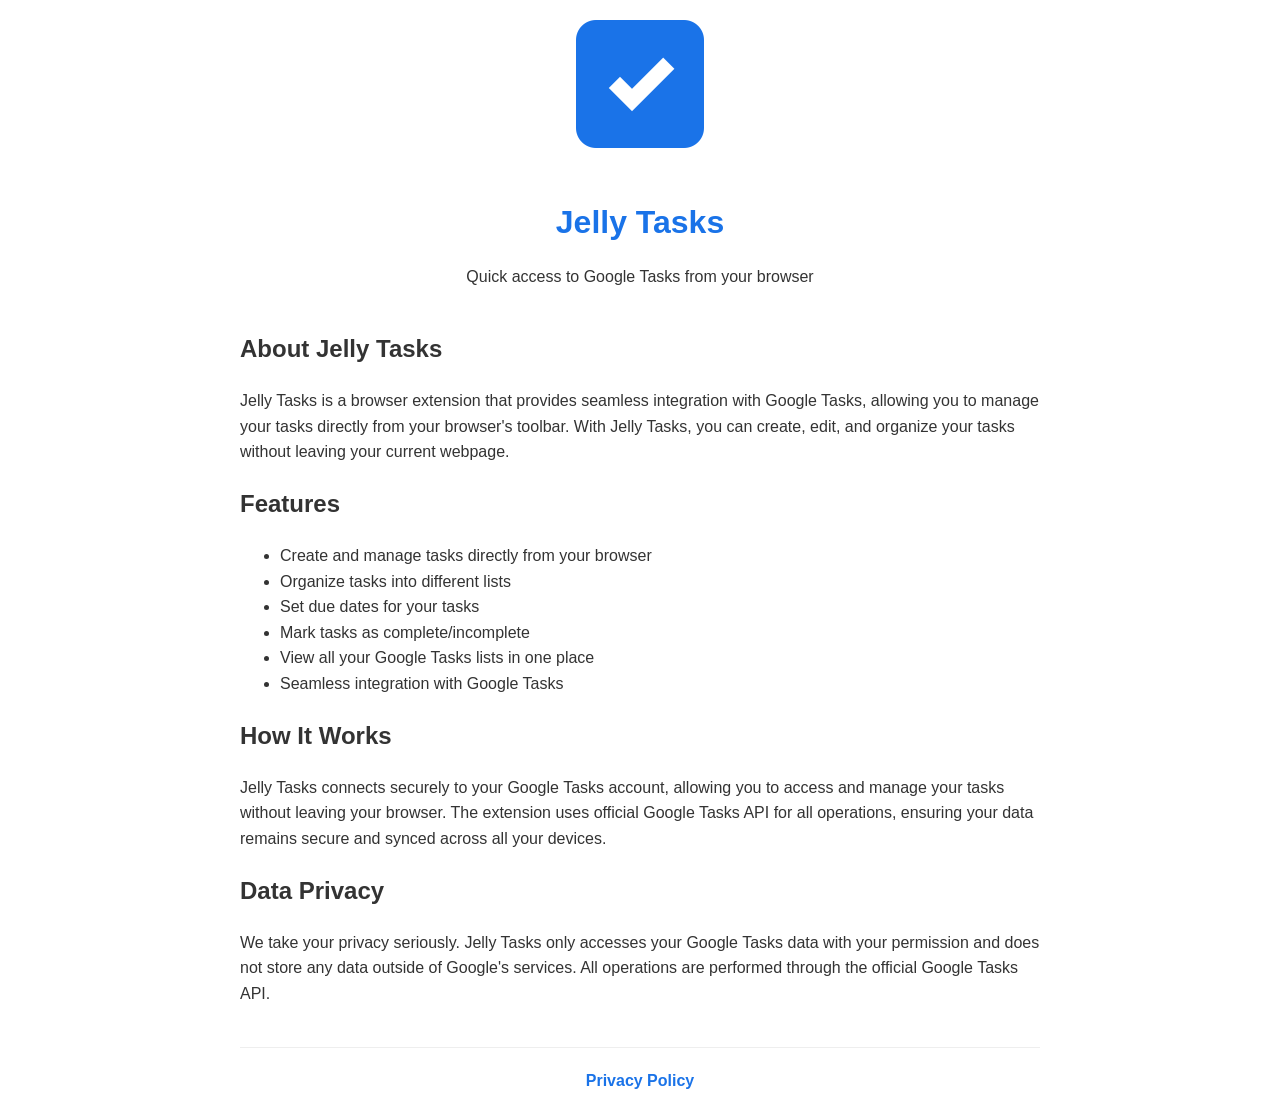
<file: index.html>
<!DOCTYPE html>
<html>
<head>
    <title>Jelly Tasks</title>
    <link rel="icon" type="image/png" href="icons/icon16.png">
    <meta name="viewport" content="width=device-width, initial-scale=1.0">
    <style>
        body {
            font-family: 'Segoe UI', Arial, sans-serif;
            line-height: 1.6;
            max-width: 800px;
            margin: 0 auto;
            padding: 20px;
            color: #333;
        }
        .header {
            text-align: center;
            margin-bottom: 40px;
        }
        .logo {
            width: 128px;
            height: 128px;
            margin-bottom: 20px;
        }
        h1 {
            color: #1a73e8;
            margin-bottom: 10px;
        }
        .description {
            margin-bottom: 30px;
            text-align: left;
        }
        .footer {
            text-align: center;
            margin-top: 40px;
            padding-top: 20px;
            border-top: 1px solid #eee;
        }
        .privacy-link {
            color: #1a73e8;
            font-weight: bold;
            text-decoration: none;
        }
        .privacy-link:hover {
            text-decoration: underline;
        }
    </style>
</head>
<body>
    <div class="header">
        <img src="icons/icon128.png" alt="Jelly Tasks Logo" class="logo">
        <h1>Jelly Tasks</h1>
        <p>Quick access to Google Tasks from your browser</p>
    </div>

    <div class="description">
        <h2>About Jelly Tasks</h2>
        <p>
            Jelly Tasks is a browser extension that provides seamless integration with Google Tasks, 
            allowing you to manage your tasks directly from your browser's toolbar. With Jelly Tasks, 
            you can create, edit, and organize your tasks without leaving your current webpage.
        </p>

        <h2>Features</h2>
        <ul>
            <li>Create and manage tasks directly from your browser</li>
            <li>Organize tasks into different lists</li>
            <li>Set due dates for your tasks</li>
            <li>Mark tasks as complete/incomplete</li>
            <li>View all your Google Tasks lists in one place</li>
            <li>Seamless integration with Google Tasks</li>
        </ul>

        <h2>How It Works</h2>
        <p>
            Jelly Tasks connects securely to your Google Tasks account, allowing you to access and 
            manage your tasks without leaving your browser. The extension uses official Google Tasks 
            API for all operations, ensuring your data remains secure and synced across all your devices.
        </p>

        <h2>Data Privacy</h2>
        <p>
            We take your privacy seriously. Jelly Tasks only accesses your Google Tasks data with your 
            permission and does not store any data outside of Google's services. All operations are 
            performed through the official Google Tasks API.
        </p>
    </div>

    <div class="footer">
        <a href="https://russile.github.io/JellyTasks/privacy_policy.html" 
           class="privacy-link">Privacy Policy</a>
    </div>
</body>
</html>
</file>
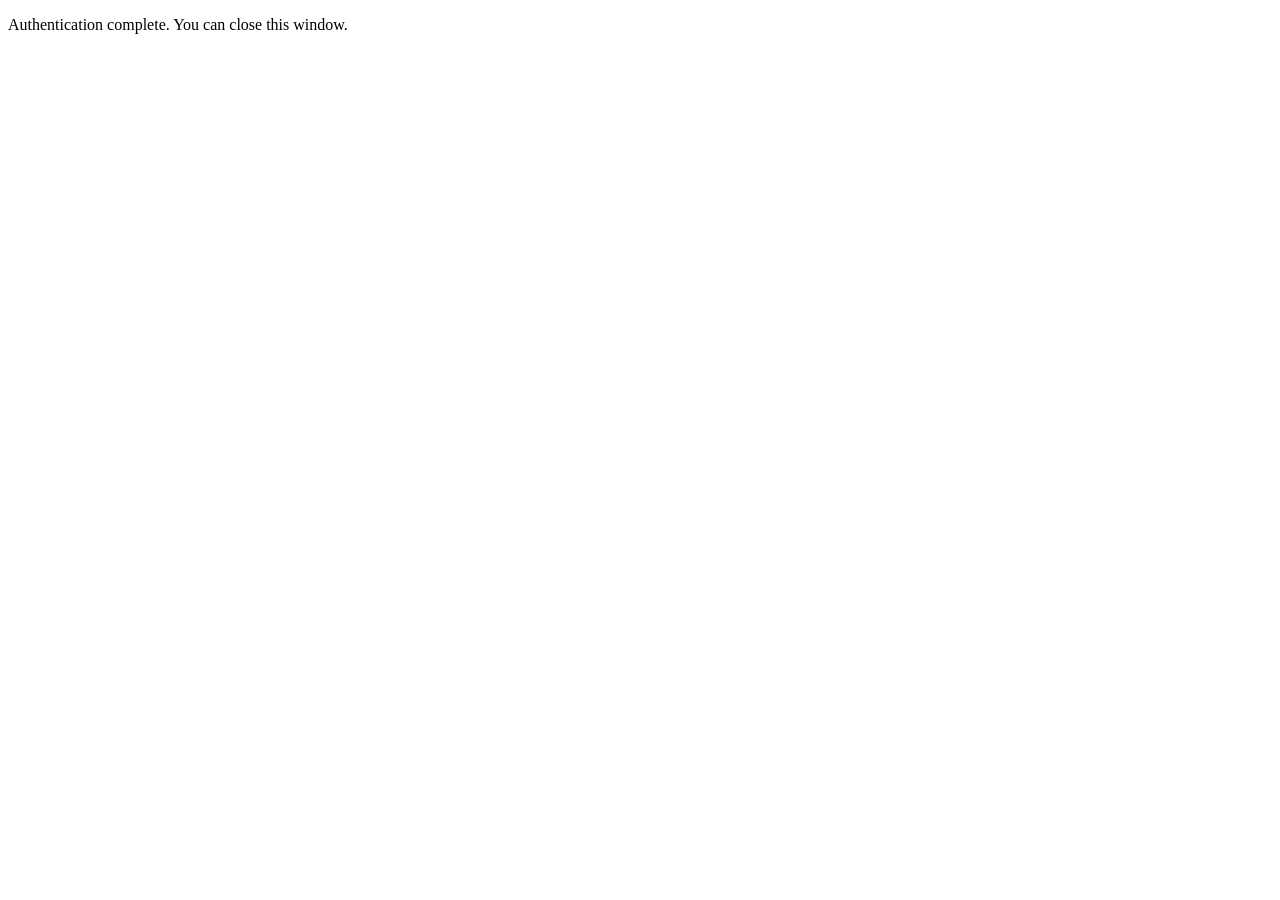
<file: oauth.html>
<!DOCTYPE html>
<html>
<head>
    <title>Authentication Complete</title>
    <script>
        // Parse the access token from the URL
        const hash = window.location.hash.substring(1);
        const params = new URLSearchParams(hash);
        const token = params.get('access_token');

        if (token) {
            // Send the token back to the opener window
            window.opener.postMessage({
                type: 'oauth2-response',
                token: token
            }, '*');
        }
        
        // Close this window
        window.close();
    </script>
</head>
<body>
    <p>Authentication complete. You can close this window.</p>
</body>
</html>
</file>
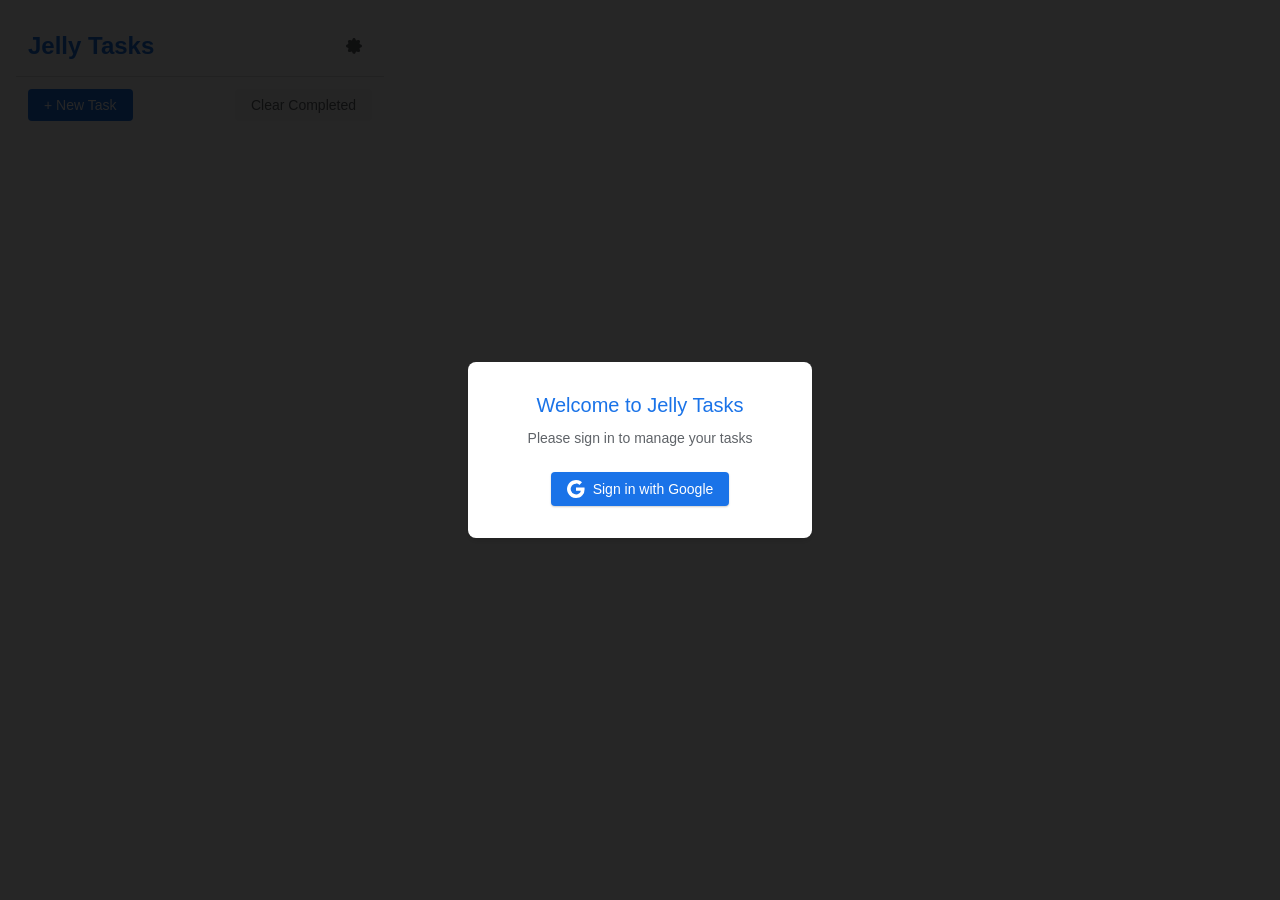
<file: popup.html>
<!DOCTYPE html>
<html>
<head>
  <title>Jelly Tasks</title>
  <link rel="stylesheet" href="styles.css">
  <link href="https://fonts.googleapis.com/icon?family=Material+Icons" rel="stylesheet">
</head>
<body>
  <div class="container">
    <div class="header">
      <h1>Jelly Tasks</h1>
      <div class="header-buttons">
        <button id="configButton" class="button icon-button">
          <svg width="20" height="20" viewBox="0 0 20 20" fill="currentColor">
            <path d="M11.49 3.17c-.38-1.56-2.6-1.56-2.98 0a1.532 1.532 0 01-2.286.948c-1.372-.836-2.942.734-2.106 2.106.54.886.061 2.042-.947 2.287-1.561.379-1.561 2.6 0 2.978a1.532 1.532 0 01.947 2.287c-.836 1.372.734 2.942 2.106 2.106a1.532 1.532 0 012.287.947c.379 1.561 2.6 1.561 2.978 0a1.533 1.533 0 012.287-.947c1.372.836 2.942-.734 2.106-2.106a1.533 1.533 0 01.947-2.287c1.561-.379 1.561-2.6 0-2.978a1.532 1.532 0 01-.947-2.287c.836-1.372-.734-2.942-2.106-2.106a1.532 1.532 0 01-2.287-.947zM10 13a3 3 0 100-6 3 3 0 000 6z"/>
          </svg>
        </button>
      </div>
    </div>

    <div class="action-bar">
      <button id="addTask" class="button primary-button">+ New Task</button>
      <button id="clearCompleted" class="button secondary-button">Clear Completed</button>
    </div>

    <div id="loadingIndicator" class="loading-indicator hidden">Loading tasks...</div>
    <div id="errorMessage" class="error-message hidden"></div>
    <div id="tasks"></div>

    <!-- New Task Form -->
    <div id="newTaskForm" class="modal-overlay hidden">
      <div class="modal-content">
        <h2 class="modal-title">New Task</h2>
        <div class="form-group">
          <label for="newTaskTitle">Title</label>
          <input type="text" id="newTaskTitle" class="input-field" placeholder="Enter task title">
        </div>
        <div class="form-group">
          <label for="newTaskNotes">Notes (optional)</label>
          <textarea id="newTaskNotes" class="input-field" placeholder="Add notes"></textarea>
        </div>
        <div class="form-group">
          <label for="newTaskDate">Due Date (optional)</label>
          <input type="date" id="newTaskDate" class="input-field">
        </div>
        <div class="form-group">
          <label for="taskListSelect">List</label>
          <select id="taskListSelect" class="input-field"></select>
        </div>
        <div class="button-group">
          <button id="saveTask" class="button primary-button">Add Task</button>
          <button id="cancelTask" class="button secondary-button">Cancel</button>
        </div>
      </div>
    </div>

    <!-- Edit Task Form -->
    <div id="editTaskForm" class="modal-overlay hidden">
      <div class="modal-content">
        <h2 class="modal-title">Edit Task</h2>
        <div class="form-group">
          <label for="editTaskTitle">Title</label>
          <input type="text" id="editTaskTitle" class="input-field" placeholder="Enter task title">
        </div>
        <div class="form-group">
          <label for="editTaskNotes">Notes (optional)</label>
          <textarea id="editTaskNotes" class="input-field" placeholder="Add notes"></textarea>
        </div>
        <div class="form-group">
          <label for="editTaskDate">Due Date (optional)</label>
          <input type="date" id="editTaskDate" class="input-field">
        </div>
        <div class="form-group">
          <label for="editTaskList">List</label>
          <select id="editTaskList" class="input-field"></select>
        </div>
        <div class="button-group">
          <button class="delete-task-button">Delete Task</button>
          <button id="updateTask" class="button primary-button">Save Changes</button>
          <button id="cancelEdit" class="button secondary-button">Cancel</button>
        </div>
      </div>
    </div>

    <!-- Config Menu -->
    <div id="configMenu" class="modal-overlay hidden">
      <div class="modal-content">
        <h2 class="modal-title">Settings</h2>
        <div class="config-section">
          <div class="section-header">
            <h3>Task Lists</h3>
            <button id="addListButton" class="button secondary-button">+ New List</button>
          </div>
          <div class="list-controls">
            <button id="selectAllLists" class="button secondary-button">Select All</button>
          </div>
          <div id="listSelection" class="list-selection" data-draggable="true">
            <!-- Task lists will be populated here -->
          </div>
        </div>

        <!-- New List Form -->
        <div id="newListForm" class="new-list-form hidden">
          <div class="form-group">
            <label for="newListTitle">List Name</label>
            <input type="text" id="newListTitle" class="input-field" placeholder="Enter list name">
          </div>
          <div class="button-group">
            <button id="saveNewList" class="button primary-button">Create</button>
            <button id="cancelNewList" class="button secondary-button">Cancel</button>
          </div>
        </div>

        <div class="button-group config-buttons">
          <button id="logoutButton" class="button danger-button">Sign Out</button>
          <div class="right-buttons">
            <button id="saveConfig" class="button primary-button">Save</button>
            <button id="closeConfig" class="button secondary-button">Close</button>
          </div>
        </div>
      </div>
    </div>
  </div>

  <!-- Login overlay -->
  <div id="loginPrompt" class="modal-overlay">
    <div class="login-content">
      <h1>Welcome to Jelly Tasks</h1>
      <p>Please sign in to manage your tasks</p>
      <button id="loginButton" class="google-button">
        <img src="[data-uri]" alt="Google">
        Sign in with Google
      </button>
    </div>
  </div>

  <script src="popup.js"></script>
</body>
</html>
</file>
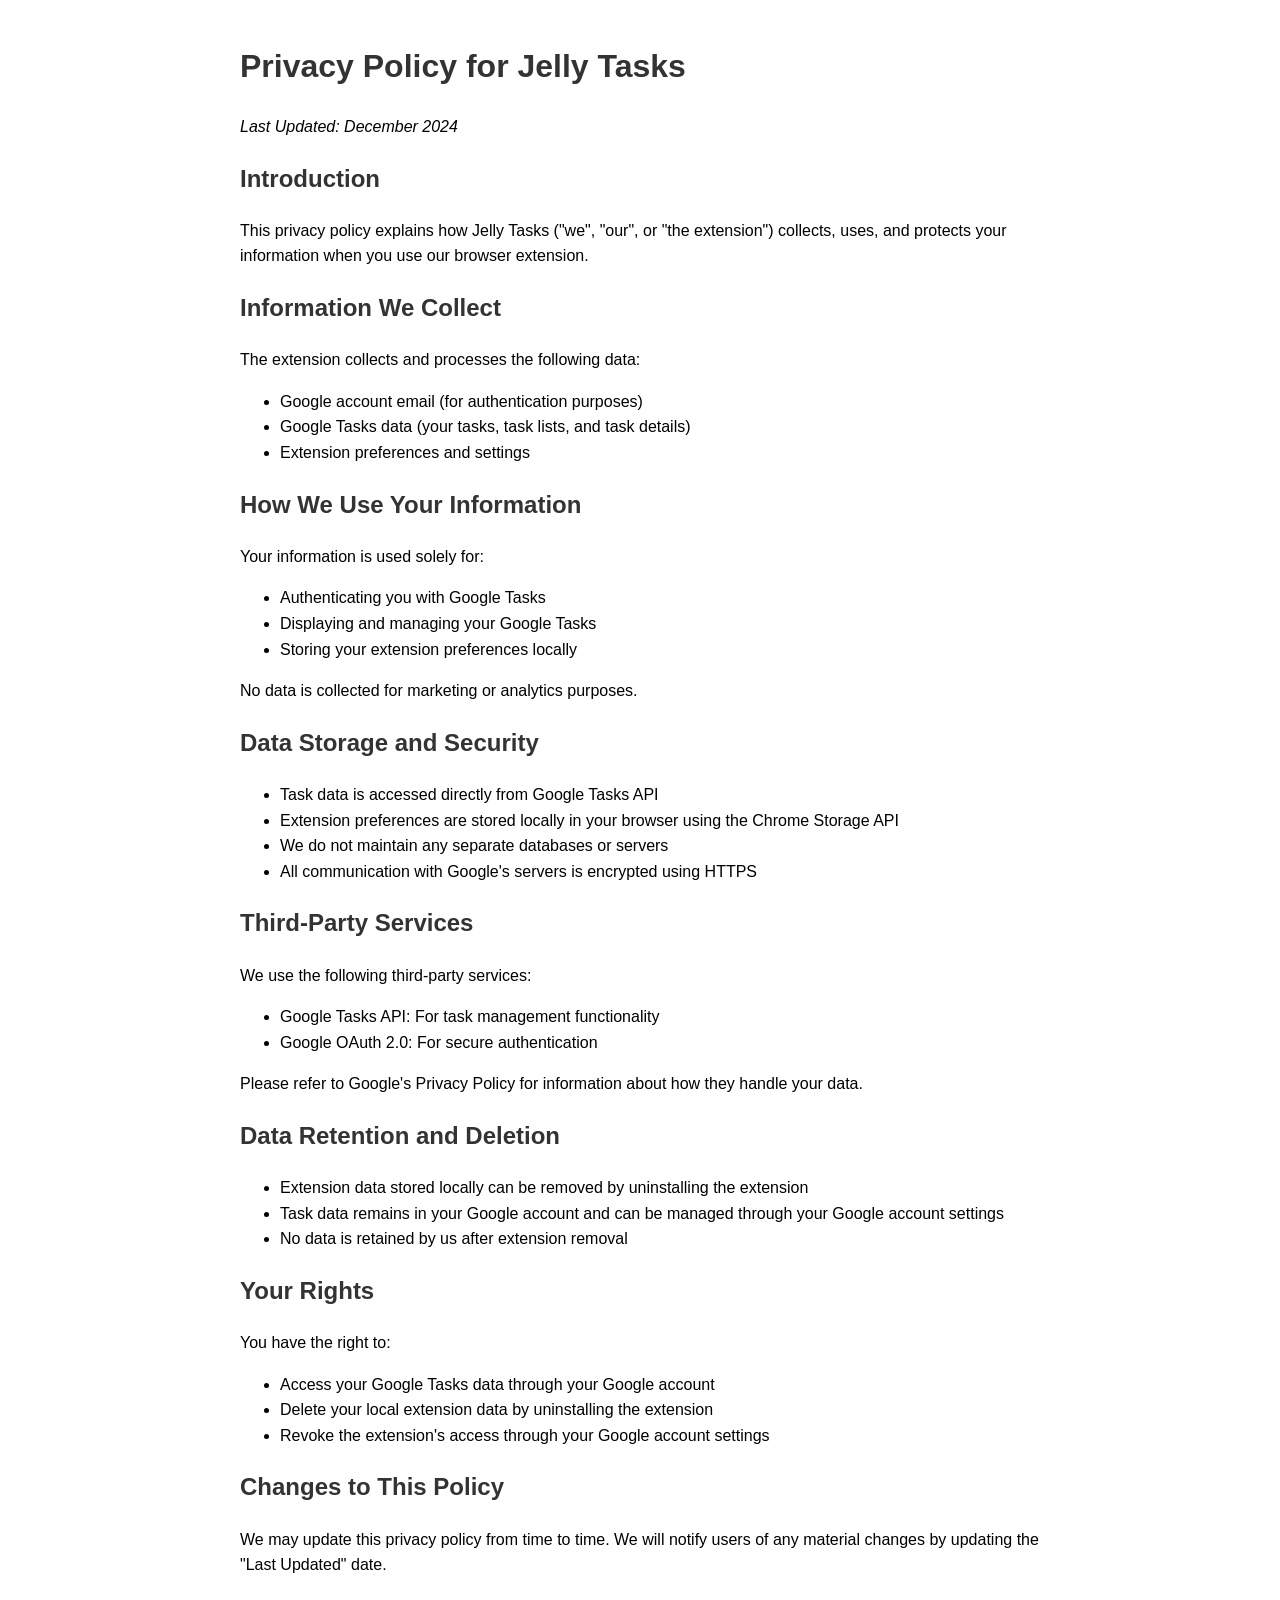
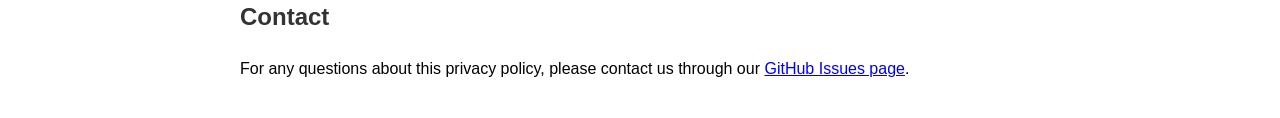
<file: privacy_policy.html>
<!DOCTYPE html>
<html lang="en">
<head>
    <meta charset="UTF-8">
    <meta name="viewport" content="width=device-width, initial-scale=1.0">
    <title>Privacy Policy - Jelly Tasks</title>
    <style>
        body { 
            font-family: Arial, sans-serif;
            line-height: 1.6;
            max-width: 800px;
            margin: 0 auto;
            padding: 20px;
        }
        h1, h2 { color: #333; }
    </style>
</head>
<body>
    <h1>Privacy Policy for Jelly Tasks</h1>
    <p><em>Last Updated: December 2024</em></p>

    <h2>Introduction</h2>
    <p>This privacy policy explains how Jelly Tasks ("we", "our", or "the extension") collects, uses, and protects your information when you use our browser extension.</p>

    <h2>Information We Collect</h2>
    <p>The extension collects and processes the following data:</p>
    <ul>
        <li>Google account email (for authentication purposes)</li>
        <li>Google Tasks data (your tasks, task lists, and task details)</li>
        <li>Extension preferences and settings</li>
    </ul>

    <h2>How We Use Your Information</h2>
    <p>Your information is used solely for:</p>
    <ul>
        <li>Authenticating you with Google Tasks</li>
        <li>Displaying and managing your Google Tasks</li>
        <li>Storing your extension preferences locally</li>
    </ul>
    <p>No data is collected for marketing or analytics purposes.</p>

    <h2>Data Storage and Security</h2>
    <ul>
        <li>Task data is accessed directly from Google Tasks API</li>
        <li>Extension preferences are stored locally in your browser using the Chrome Storage API</li>
        <li>We do not maintain any separate databases or servers</li>
        <li>All communication with Google's servers is encrypted using HTTPS</li>
    </ul>

    <h2>Third-Party Services</h2>
    <p>We use the following third-party services:</p>
    <ul>
        <li>Google Tasks API: For task management functionality</li>
        <li>Google OAuth 2.0: For secure authentication</li>
    </ul>
    <p>Please refer to Google's Privacy Policy for information about how they handle your data.</p>

    <h2>Data Retention and Deletion</h2>
    <ul>
        <li>Extension data stored locally can be removed by uninstalling the extension</li>
        <li>Task data remains in your Google account and can be managed through your Google account settings</li>
        <li>No data is retained by us after extension removal</li>
    </ul>

    <h2>Your Rights</h2>
    <p>You have the right to:</p>
    <ul>
        <li>Access your Google Tasks data through your Google account</li>
        <li>Delete your local extension data by uninstalling the extension</li>
        <li>Revoke the extension's access through your Google account settings</li>
    </ul>

    <h2>Changes to This Policy</h2>
    <p>We may update this privacy policy from time to time. We will notify users of any material changes by updating the "Last Updated" date.</p>

    <h2>Contact</h2>
    <p>For any questions about this privacy policy, please contact us through our <a href="https://github.com/Russile/JellyTasks/issues">GitHub Issues page</a>.</p>
</body>
</html>
</file>
<file: styles.css>
body {
  width: 400px;
  height: 600px;
  margin: 0;
  padding: 0;
  font-family: -apple-system, BlinkMacSystemFont, 'Segoe UI', Roboto, Oxygen, Ubuntu, Cantarell, 'Open Sans', 'Helvetica Neue', sans-serif;
  background-color: #ffffff;
  overflow: hidden;
  user-select: none;
}

.container {
  width: 100%;
  height: 100%;
  background: #fff;
  overflow-y: auto;
  padding: 16px;
  box-sizing: border-box;
}

/* Keep the existing scrollbar styling */
.container::-webkit-scrollbar {
  width: 8px;
}

.container::-webkit-scrollbar-track {
  background: transparent;
}

.container::-webkit-scrollbar-thumb {
  background-color: rgba(155, 155, 155, 0.5);
  border-radius: 4px;
}

.container::-webkit-scrollbar-thumb:hover {
  background-color: rgba(155, 155, 155, 0.7);
}

/* Webkit scrollbar styles */
.container::-webkit-scrollbar {
  width: 8px;
}

.container::-webkit-scrollbar-track {
  background: transparent;
}

.container::-webkit-scrollbar-thumb {
  background-color: rgba(155, 155, 155, 0.5);
  border-radius: 4px;
}

.container::-webkit-scrollbar-thumb:hover {
  background-color: rgba(155, 155, 155, 0.7);
}

/* Common Modal Styles */
.modal-overlay {
  position: fixed;
  top: 0;
  left: 0;
  right: 0;
  bottom: 0;
  background-color: rgba(0, 0, 0, 0.85);
  display: flex;
  align-items: center;
  justify-content: center;
  z-index: 1000;
}

.modal-content {
  background: white;
  border-radius: 8px;
  padding: 16px;
  width: 90%;
  max-width: 300px;
  max-height: 90vh;
  overflow-y: auto;
  position: relative;
  margin: 20px;
  box-shadow: 0 4px 6px rgba(0, 0, 0, 0.1);
}

.modal-title {
  color: #1a73e8;
  font-size: 16px;
  margin: 0 0 12px 0;
  font-weight: 500;
}

.form-group {
  margin-bottom: 12px;
}

.form-group label {
  display: block;
  margin-bottom: 4px;
  color: #5f6368;
  font-size: 13px;
}

.input-field {
  width: 100%;
  padding: 6px 8px;
  border: 1px solid #e0e0e0;
  border-radius: 4px;
  font-size: 13px;
  box-sizing: border-box;
}

.input-field:focus {
  border-color: #1a73e8;
  outline: none;
  box-shadow: 0 0 0 2px rgba(26, 115, 232, 0.2);
}

textarea.input-field {
  min-height: 40px;
  max-height: 80px;
  resize: vertical;
}

/* Config Menu Specific Styles */
.config-section {
  margin-bottom: 24px;
}

.section-header {
  display: flex;
  justify-content: space-between;
  align-items: center;
  margin-bottom: 16px;
}

.section-header h3 {
  color: #1a73e8;
  font-size: 16px;
  margin: 0;
  font-weight: 500;
}

.list-controls {
  margin-bottom: 12px;
  display: flex;
  align-items: center;
  justify-content: space-between;
}

.list-selection {
  max-height: 200px;
  overflow-y: auto;
  margin-bottom: 16px;
}

.list-item {
  display: flex;
  align-items: center;
  justify-content: space-between;
  padding: 8px;
  border-bottom: 1px solid #e0e0e0;
  cursor: grab;
  background: white;
  transition: background-color 0.2s ease;
}

.list-item.dragging {
  opacity: 0.5;
  background: #f8f9fa;
  cursor: grabbing;
}

.list-item.drag-over {
  border-top: 2px solid #1a73e8;
}

.list-item-handle {
  cursor: grab;
  color: #5f6368;
  opacity: 0.5;
  display: flex;
  align-items: center;
}

.list-item-handle:hover {
  opacity: 0.8;
}

.list-item.dragging .list-item-handle {
  cursor: grabbing;
}

.list-item-left {
  display: flex;
  align-items: center;
  gap: 8px;
  flex: 1;
  min-width: 0;
}

.list-item-actions {
  display: flex;
  align-items: center;
  gap: 8px;
  opacity: 0.7;
  transition: opacity 0.2s ease;
}

.list-item:hover .list-item-actions {
  opacity: 1;
}

.edit-list-button, .delete-list-button {
  background: none;
  border: none;
  color: #5f6368;
  cursor: pointer;
  padding: 4px;
  border-radius: 4px;
  display: flex;
  align-items: center;
  justify-content: center;
  transition: all 0.2s ease;
  width: 28px;
  height: 28px;
  position: relative;
}

.edit-list-button:hover {
  background-color: rgba(95, 99, 104, 0.1);
  color: #1a73e8;
}

.delete-list-button:hover {
  background-color: #ffebee;
  color: #dc3545;
}

.material-icons {
  font-size: 20px;
  position: absolute;
  top: 50%;
  left: 50%;
  transform: translate(-50%, -50%);
  line-height: 1;
}

.lock-icon {
  margin-left: 4px;
  color: #5f6368;
  opacity: 0.8;
}

.button-group {
  display: flex;
  justify-content: flex-end;
  gap: 8px;
  margin-top: 12px;
  padding-top: 12px;
  border-top: 1px solid #e0e0e0;
}

.button {
  padding: 8px 16px;
  border: none;
  border-radius: 4px;
  font-size: 14px;
  font-weight: 500;
  cursor: pointer;
  transition: background-color 0.2s;
}

.primary-button {
  background-color: #1a73e8;
  color: white;
}

.primary-button:hover {
  background-color: #1557b0;
}

.secondary-button {
  background-color: #f1f3f4;
  color: #5f6368;
}

.secondary-button:hover {
  background-color: #e8eaed;
}

.danger-button {
  background-color: #dc3545;
  color: white;
}

.danger-button:hover {
  background-color: #c82333;
}

/* New List Form */
.new-list-form {
  margin-top: 16px;
  padding-top: 16px;
  border-top: 1px solid #e0e0e0;
}

.config-buttons {
  display: flex;
  justify-content: space-between;
  width: 100%;
}

/* Header Styles */
.header {
  display: flex;
  justify-content: space-between;
  align-items: center;
  padding: 12px;
  border-bottom: 1px solid #e0e0e0;
  user-select: none;
}

.top-row {
  display: flex;
  justify-content: space-between;
  align-items: center;
  margin-bottom: 12px;
}

.action-bar {
  display: flex;
  justify-content: space-between;
  align-items: center;
  padding: 12px;
  user-select: none;
}

.header h1 {
  margin: 0;
  font-size: 24px;
  color: #1a73e8;
  user-select: none;
}

/* Button Styles */
.button {
  padding: 8px 16px;
  border: none;
  border-radius: 4px;
  font-size: 14px;
  font-weight: 500;
  cursor: pointer;
  transition: all 0.2s;
}

.primary-button {
  background: #1a73e8;
  color: white;
}

.primary-button:hover {
  background: #1557b0;
}

.secondary-button {
  background: #f8f9fa;
  color: #5f6368;
}

.secondary-button:hover {
  background: #e8eaed;
}

.config-button {
  background: none;
  border: none;
  cursor: pointer;
  padding: 8px;
  border-radius: 50%;
  transition: all 0.2s;
  color: #5f6368;
  display: flex;
  align-items: center;
  justify-content: center;
}

.config-button:hover {
  background-color: #f0f0f0;
  color: #1a73e8;
  transform: rotate(30deg);
}

.config-button svg {
  width: 20px;
  height: 20px;
}

/* Form Input Styles */
.input-field {
  width: 100%;
  padding: 8px 12px;
  border: 1px solid #e0e0e0;
  border-radius: 4px;
  font-size: 14px;
  box-sizing: border-box;
}

.input-field:focus {
  outline: none;
  border-color: #1a73e8;
  box-shadow: 0 0 0 2px rgba(26, 115, 232, 0.1);
}

textarea.input-field {
  min-height: 80px;
  resize: vertical;
}

/* Task List Styles */
.tasks {
  padding: 16px;
  overflow-y: auto;
  max-height: calc(100vh - 120px);
  overflow: visible;
}

.task-list-section {
  margin-bottom: 24px;
}

.list-header {
  display: flex;
  align-items: center;
  cursor: pointer;
  padding: 8px 0;
  margin: 0;
  font-size: 16px;
  font-weight: 500;
  position: relative;
  transition: color 0.2s;
}

.list-header-arrow {
  width: 24px;
  height: 24px;
  margin-right: 8px;
  fill: currentColor;
  transition: transform 0.2s;
}

.list-header.collapsed .list-header-arrow {
  transform: rotate(-90deg);
}

.header-line {
  position: absolute;
  bottom: 0;
  left: 0;
  right: 0;
  height: 2px;
  transition: background-color 0.2s;
}

.task-list-content {
  display: flex;
  flex-direction: column;
  max-height: 1000px;
  overflow: hidden;
  transition: max-height 0.3s ease-in-out;
}

.task-list-content.collapsed {
  max-height: 0;
}

.task-item {
  display: flex;
  padding: 12px;
  border-bottom: 1px solid #e0e0e0;
  cursor: pointer;
  transition: background-color 0.15s ease;
  user-select: none;
  position: relative;
  gap: 8px;
}

.task-item:hover {
  background-color: #f8f9fa;
}

.task-checkbox {
  flex-shrink: 0;
  margin-top: 2px;
}

.task-main-content {
  flex: 1;
  min-width: 0;
  display: flex;
  flex-direction: column;
  gap: 4px;
}

.task-content-wrapper {
  display: flex;
  align-items: flex-start;
  justify-content: space-between;
  min-height: 18px;
}

.task-content {
  font-size: 14px;
  overflow-wrap: break-word;
  word-wrap: break-word;
  word-break: normal;
  padding: 0;
  line-height: 18px;
  flex: 1;
  min-width: 0;
}

.task-item.completed {
  order: 1;
}

.task-item.completed .task-content {
  text-decoration: line-through;
  color: #5f6368;
}

.task-notes {
  font-size: 12px;
  color: #5f6368;
  line-height: 1.4;
  white-space: pre-wrap;
  position: relative;
  overflow: hidden;
  margin: 0 0 0 0;
  padding: 0;
}

.task-notes:not(.expanded) {
  display: -webkit-box;
  -webkit-box-orient: vertical;
  -webkit-line-clamp: 3;
}

.task-notes:not(.expanded).has-overflow::after {
  content: '';
  position: absolute;
  bottom: 0;
  left: 0;
  width: 100%;
  height: 1.4em;
  background: linear-gradient(transparent, #ffffff);
  pointer-events: none;
}

.task-notes.contains-url {
  white-space: pre-wrap;
}

.task-notes.contains-url a {
  display: block;
  white-space: nowrap;
  overflow: hidden;
  text-overflow: ellipsis;
  padding-right: 40px;
  position: relative;
  color: inherit;
  text-decoration: none;
}

.task-notes.contains-url a:hover {
  text-decoration: underline;
}

.task-notes.contains-url a::after {
  content: '';
  position: absolute;
  right: 0;
  top: 0;
  height: 100%;
  width: 40px;
  background: linear-gradient(to right, transparent, #ffffff);
  pointer-events: none;
}

.task-notes.expanded {
  max-height: none;
  -webkit-line-clamp: unset;
}

.task-notes.expanded::after {
  display: none;
}

.task-notes a {
  color: #1a73e8;
  text-decoration: none;
  white-space: nowrap;
  overflow: hidden;
  text-overflow: ellipsis;
  display: inline-block;
  max-width: 100%;
}

.task-notes a:hover {
  text-decoration: underline;
}

.task-date {
  font-size: 12px;
  color: #1a73e8;
  white-space: nowrap;
  margin: 0 0 0 0;
  padding: 0;
}

.task-actions {
  display: flex;
  align-items: center;
  gap: 8px;
  opacity: 0;
  visibility: hidden;
  pointer-events: none;
}

.task-item:hover .task-actions {
  opacity: 1;
  visibility: visible;
  pointer-events: auto;
}

.edit-task-button {
  background: none;
  border: none;
  color: #5f6368;
  cursor: pointer;
  padding: 4px;
  border-radius: 4px;
  display: flex;
  align-items: center;
  justify-content: center;
  width: 28px;
  height: 28px;
  position: relative;
}

.edit-task-button:hover {
  background-color: rgba(95, 99, 104, 0.1);
  color: #1a73e8;
}

.task-actions {
  display: flex;
  align-items: center;
  gap: 8px;
  opacity: 0.7;
  transition: opacity 0.2s ease;
}

.task-item:hover .task-actions {
  opacity: 1;
}

/* Config Menu Specific Styles */
.list-selection {
  background: white;
  border-radius: 4px;
  padding: 8px;
  max-height: 200px;
  overflow-y: auto;
}

.list-item {
  display: flex;
  align-items: center;
  justify-content: space-between;
  padding: 8px;
  border-bottom: 1px solid #e0e0e0;
}

.list-item:hover {
  background: #f8f9fa;
  border-radius: 4px;
}

.list-item input[type="checkbox"] {
  width: 18px;
  height: 18px;
  cursor: pointer;
}

.list-item input[type="checkbox"]:disabled {
  cursor: not-allowed;
  opacity: 0.7;
}

.list-item input[type="checkbox"]:disabled + label {
  color: #202124;
  cursor: default;
}

.list-item label {
  font-size: 14px;
  color: #202124;
  cursor: pointer;
  display: flex;
  align-items: center;
  gap: 6px;
}

.lock-icon {
  color: #5f6368;
  opacity: 0.8;
  margin-top: 1px;
}

.button-group {
  display: flex;
  justify-content: flex-end;
  gap: 8px;
  margin-top: 20px;
}

.date-input {
  margin-bottom: 20px;
}

.date-input label {
  display: block;
  margin-bottom: 8px;
  color: #5f6368;
  font-size: 14px;
}

.no-tasks {
  text-align: center;
  padding: 20px;
  color: #666;
  font-style: italic;
}

.completed .task-title {
  text-decoration: line-through;
  color: #5f6368;
}

.hidden {
  display: none !important;
}

.form-group {
  margin-bottom: 16px;
}

.form-group label {
  display: block;
  margin-bottom: 8px;
  color: #5f6368;
  font-size: 14px;
}

select.input-field {
  appearance: none;
  background-image: url("data:image/svg+xml;charset=UTF-8,%3csvg xmlns='http://www.w3.org/2000/svg' viewBox='0 0 24 24' fill='none' stroke='%235f6368' stroke-width='2' stroke-linecap='round' stroke-linejoin='round'%3e%3cpolyline points='6 9 12 15 18 9'%3e%3c/polyline%3e%3c/svg%3e");
  background-repeat: no-repeat;
  background-position: right 8px center;
  background-size: 16px;
  padding-right: 32px;
  cursor: default;
}

select.input-field:hover {
  border-color: #1a73e8;
  cursor: default;
}

.section-header {
  display: flex;
  justify-content: space-between;
  align-items: center;
  margin-bottom: 12px;
}

.section-header h3 {
  margin: 0;
}

.new-list-form {
  margin: 16px 0;
  padding: 16px;
  background: #f8f9fa;
  border-radius: 8px;
  border: 1px solid #e0e0e0;
}

.new-list-form.hidden {
  display: none;
}

.new-list-form .form-group {
  margin-bottom: 16px;
}

.new-list-form label {
  display: block;
  margin-bottom: 8px;
  color: #5f6368;
  font-size: 14px;
}

.new-list-form .input-field {
  margin-bottom: 0;
}

/* Update existing styles */
.config-section {
  margin-bottom: 20px;
}

.config-section h3 {
  color: #202124;
  font-size: 16px;
  font-weight: 500;
}

.task-actions {
  display: flex;
  gap: 8px;
  align-items: center;
  margin-left: auto;
}

.delete-button {
  display: none;
}

.task-item.completed .delete-button {
  display: flex;
  color: #dc3545;
  background: none;
  border: none;
  cursor: pointer;
  padding: 4px 8px;
  font-size: 20px;
  line-height: 1;
  border-radius: 4px;
  align-items: center;
  justify-content: center;
}

.delete-button:hover {
  background-color: #ffebee;
}

.danger-button {
  background-color: #dc3545;
  color: white;
}

.danger-button:hover {
  background-color: #c82333;
}

.config-buttons {
  display: flex;
  justify-content: space-between;
  width: 100%;
  margin-top: 20px;
}

.right-buttons {
  display: flex;
  gap: 8px;
}

.list-item {
  display: flex;
  align-items: center;
  justify-content: space-between;
  padding: 8px;
  border-bottom: 1px solid #e0e0e0;
}

.list-item-controls {
  display: flex;
  align-items: center;
  gap: 8px;
}

.welcome-screen {
  width: 100%;
  height: 100%;
  display: flex;
  align-items: center;
  justify-content: center;
  background-color: #ffffff;
}

.welcome-content {
  width: 100%;
  padding: 0 32px;
  box-sizing: border-box;
}

.welcome-content h1 {
  color: #1a73e8;
  font-size: 24px;
  margin: 0 0 12px 0;
  font-weight: 500;
}

.welcome-content p {
  color: #5f6368;
  font-size: 14px;
  margin: 0 0 24px 0;
  line-height: 1.4;
}

#loginButton {
  display: inline-flex;
  align-items: center;
  justify-content: center;
  gap: 8px;
  padding: 8px 16px;
  background-color: #1a73e8;
  color: white;
  border: none;
  border-radius: 4px;
  font-size: 14px;
  font-weight: 500;
  cursor: pointer;
  transition: background-color 0.2s;
}

#loginButton:hover {
  background-color: #1557b0;
}

#loginButton img {
  width: 18px;
  height: 18px;
}

.loading-indicator {
  text-align: center;
  padding: 20px;
  color: #666;
  font-style: italic;
}

.error-message {
  text-align: center;
  padding: 20px;
  color: #dc3545;
  background-color: #ffebee;
  border-radius: 4px;
  margin: 10px 0;
}

.icon-button {
  background: none;
  border: none;
  padding: 8px;
  cursor: pointer;
  color: #5f6368;
  border-radius: 50%;
  display: flex;
  align-items: center;
  justify-content: center;
  transition: background-color 0.2s;
}

.icon-button:hover {
  background-color: rgba(95, 99, 104, 0.1);
}

.icon-button svg {
  width: 20px;
  height: 20px;
}

.login-content {
  background: white;
  border-radius: 8px;
  padding: 32px;
  text-align: center;
  width: 80%;
  max-width: 280px;
  box-shadow: 0 4px 6px rgba(0, 0, 0, 0.1);
}

.login-content h1 {
  color: #1a73e8;
  font-size: 20px;
  margin: 0 0 12px 0;
  font-weight: 500;
}

.login-content p {
  color: #5f6368;
  font-size: 14px;
  margin: 0 0 24px 0;
  line-height: 1.4;
}

.google-button {
  display: inline-flex;
  align-items: center;
  justify-content: center;
  gap: 8px;
  padding: 10px 16px;
  background-color: #1a73e8;
  color: white;
  border: none;
  border-radius: 4px;
  font-size: 14px;
  font-weight: 500;
  cursor: pointer;
  transition: background-color 0.2s;
  box-shadow: 0 1px 2px rgba(0, 0, 0, 0.2);
}

.google-button:hover {
  background-color: #1557b0;
}

.google-button img {
  width: 18px;
  height: 18px;
}

.task-checkbox {
  position: relative;
  width: 18px;
  height: 18px;
  min-width: 18px;
  cursor: pointer;
  border: 2px solid currentColor;
  border-radius: 3px;
  appearance: none;
  -webkit-appearance: none;
  transition: all 0.15s ease;
  background-color: white;
  margin: 0;
  padding: 0;
  display: flex;
  align-items: center;
  justify-content: center;
}

.task-checkbox:hover {
  background-color: color-mix(in srgb, currentColor 10%, transparent);
}

.task-checkbox:checked {
  background-color: currentColor;
}

.task-checkbox:checked:hover {
  background-color: color-mix(in srgb, currentColor 90%, transparent);
}

.task-checkbox:checked::after {
  content: '';
  position: absolute;
  width: 6px;
  height: 11px;
  border: solid white;
  border-width: 0 2px 2px 0;
  transform: rotate(45deg);
  margin-top: -3px;
}

.task-checkbox:checked:hover {
  background-color: #1557b0;
}

/* Button group styles */
.button-group {
  display: flex;
  justify-content: flex-end;
  gap: 8px;
  margin-top: 20px;
}

/* Delete button styles */
.delete-task-button {
  margin-right: auto; /* This will push it to the left */
  background-color: #dc3545;
  color: white;
  border: none;
  padding: 8px 16px;
  border-radius: 4px;
  font-size: 14px;
  font-weight: 500;
  cursor: pointer;
  transition: background-color 0.2s ease;
}

.delete-task-button:hover {
  background-color: #c82333;
}

/* List delete button styles (separate from task delete) */
.delete-list-button {
  background: none;
  border: none;
  color: #5f6368;
  font-size: 20px;
  cursor: pointer;
  padding: 4px 8px;
  border-radius: 50%;
  display: flex;
  align-items: center;
  justify-content: center;
  transition: all 0.2s ease;
}

.delete-list-button:hover {
  background-color: rgba(95, 99, 104, 0.1);
  color: #d93025;
}

.modal-title {
  margin: 0 0 16px 0;
}

/* Allow text selection only in edit forms */
.modal-content .input-field {
  user-select: text;
  cursor: text;
}

/* Make sure edit button and checkbox remain clickable */
.task-actions button,
.task-checkbox {
  cursor: pointer;
}

/* Keep links selectable and with the right cursor */
.task-notes a {
  user-select: text;
  cursor: pointer;
}

/* Only allow text selection in editable areas */
.input-field,
textarea,
input[type="text"],
input[type="date"],
.task-notes a {
  user-select: text;
  cursor: text;
}

/* Keep buttons and interactive elements with pointer cursor */
button,
.task-checkbox,
.task-notes a,
.list-header {
  cursor: pointer;
}

.task-item.completed .task-content {
  text-decoration: line-through;
  color: #5f6368;
  transition: text-decoration 0.2s ease, color 0.2s ease;
}

.no-lists-message {
  text-align: center;
  padding: 32px 16px;
  color: #5f6368;
  font-size: 14px;
  font-style: italic;
  background: #f8f9fa;
  border-radius: 8px;
  margin: 16px;
}

.list-color-picker {
    width: 20px;
    height: 20px;
    padding: 0;
    border: none;
    border-radius: 4px;
    cursor: pointer;
    background: none;
}

.list-color-picker::-webkit-color-swatch-wrapper {
    padding: 0;
}

.list-color-picker::-webkit-color-swatch {
    border: 2px solid #e0e0e0;
    border-radius: 4px;
}

.list-header {
    margin-bottom: 16px;
    padding-bottom: 8px;
    border-bottom: 2px solid;
}

.list-header h2 {
    margin: 0;
    font-size: 18px;
    font-weight: 500;
}

.task input[type="checkbox"] {
    width: 18px;
    height: 18px;
    margin-right: 8px;
    cursor: pointer;
    border-radius: 3px;
}

.due-date {
    font-size: 12px;
    margin-left: 8px;
}

.task-notes a {
    text-decoration: none;
}

.task-notes a:hover {
    text-decoration: underline;
}

.color-indicator {
    width: 24px;
    height: 24px;
    border-radius: 4px;
    margin-right: 8px;
    cursor: pointer;
    border: 2px solid #e0e0e0;
    position: relative;
}

.color-palette-overlay {
    position: fixed;
    top: 0;
    left: 0;
    right: 0;
    bottom: 0;
    background-color: rgba(0, 0, 0, 0.5);
    z-index: 9998;
    display: flex;
    justify-content: center;
    align-items: center;
}

.color-palette-container {
    background: white;
    padding: 16px;
    border-radius: 8px;
    display: grid;
    grid-template-columns: repeat(3, 1fr);
    gap: 12px;
    width: 160px;
}

.color-option {
    width: 32px;
    height: 32px;
    border: none;
    border-radius: 50%;
    cursor: pointer;
    padding: 0;
    margin: 0;
}

.color-option.custom {
    background: linear-gradient(45deg, #ff0000, #ff8000, #ffff00, #00ff00, #00ffff, #0000ff, #8000ff, #ff00ff);
}

.color-option.selected {
    outline: 2px solid #1a73e8;
    outline-offset: 2px;
    border-radius: 50%;
}

.color-picker-container {
    position: fixed;
    top: 50%;
    left: 50%;
    transform: translate(-50%, -50%);
    background: white;
    padding: 16px;
    border-radius: 8px;
    box-shadow: 0 4px 20px rgba(0, 0, 0, 0.3);
    z-index: 9999;
    display: flex;
    flex-direction: column;
    gap: 12px;
    width: 240px;
}

.color-picker-container input[type="color"] {
    width: 100%;
    height: 40px;
    border: none;
    border-radius: 4px;
    padding: 0;
    cursor: pointer;
}

.color-picker-buttons {
    display: flex;
    justify-content: flex-end;
    gap: 8px;
    padding: 8px 0 0 0;
}

.color-picker-buttons button {
    padding: 8px 24px;
    border: none;
    border-radius: 4px;
    cursor: pointer;
    font-size: 14px;
    font-weight: 500;
    min-width: 80px;
}

.color-picker-buttons .ok-button {
    background: #1a73e8;
    color: white;
}

.color-picker-buttons .ok-button:hover {
    background: #1557b0;
}

.color-picker-buttons .cancel-button {
    background: #f1f3f4;
    color: #5f6368;
}

.color-picker-buttons .cancel-button:hover {
    background: #e8eaed;
}

.color-picker-button {
    width: 20px;
    height: 20px;
    border: none;
    border-radius: 50%;
    cursor: pointer;
    padding: 0;
    flex-shrink: 0;
}

.color-option {
    width: 32px;
    height: 32px;
    border: none;
    border-radius: 50%;
    cursor: pointer;
    padding: 0;
    margin: 0;
}

.color-option.selected {
    outline: 2px solid #1a73e8;
    outline-offset: 2px;
    border-radius: 50%;
}

.list-item {
    display: flex;
    align-items: center;
    padding: 8px 0;
    gap: 8px;
}

.list-item-left {
    display: flex;
    align-items: center;
    gap: 8px;
    flex: 1;
    min-width: 0;
}

.list-item input[type="text"] {
    flex: 1;
    min-width: 0;
    margin: 0 8px;
}

.list-item input[type="checkbox"] {
    margin: 0;
}

.color-picker-button {
    width: 20px;
    height: 20px;
    border: none;
    border-radius: 50%;
    cursor: pointer;
    padding: 0;
    flex-shrink: 0;
}

.list-hint {
  color: #5f6368;
  font-size: 12px;
  opacity: 0.8;
}

.list-item span {
    font-size: 14px;
    color: #202124;
    cursor: pointer;
    user-select: none;
    flex: 1;
    min-width: 0;
    overflow: hidden;
    text-overflow: ellipsis;
    white-space: nowrap;
}

.list-item input[type="checkbox"] {
    width: 18px;
    height: 18px;
    margin: 0;
    cursor: pointer;
}

.list-name-input {
    font-size: 14px;
    padding: 4px 8px;
    border: 1px solid #e0e0e0;
    border-radius: 4px;
    flex: 1;
    min-width: 0;
    margin: 0;
}

.list-name-input:focus {
    border-color: #1a73e8;
    outline: none;
    box-shadow: 0 0 0 2px rgba(26, 115, 232, 0.2);
}

.color-palette-overlay {
    position: fixed;
    top: 0;
    left: 0;
    right: 0;
    bottom: 0;
    background-color: rgba(0, 0, 0, 0.5);
    z-index: 9998;
    display: flex;
    justify-content: center;
    align-items: center;
}

.color-palette-container {
    background: white;
    padding: 16px;
    border-radius: 8px;
    display: grid;
    grid-template-columns: repeat(3, 1fr);
    gap: 12px;
    width: 160px;
}

.color-option {
    width: 32px;
    height: 32px;
    border: none;
    border-radius: 50%;
    cursor: pointer;
    padding: 0;
    margin: 0;
}

.color-option.custom {
    background: linear-gradient(45deg, #ff0000, #ff8000, #ffff00, #00ff00, #00ffff, #0000ff, #8000ff, #ff00ff);
}

.color-option.selected {
    outline: 2px solid #1a73e8;
    outline-offset: 2px;
    border-radius: 50%;
}
</file>
